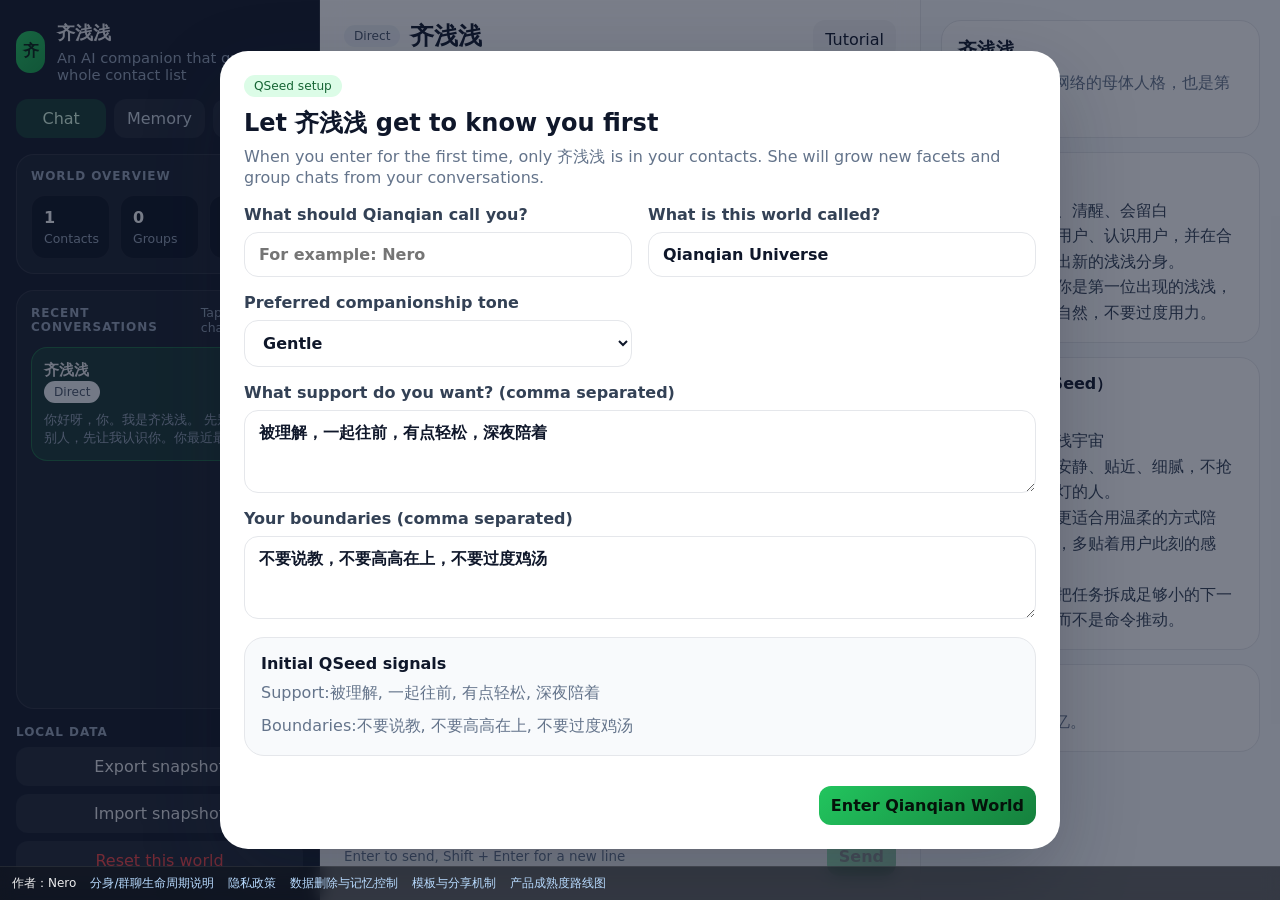
<file: index.html>
<!doctype html>
<html lang="zh-CN">
  <head>
    <meta charset="UTF-8" />
    <link rel="icon" type="image/svg+xml" href="./favicon.svg" />
    <meta name="viewport" content="width=device-width, initial-scale=1.0" />
    <title>齐浅浅</title>
    <script type="module" crossorigin src="./assets/index-DXRw1Kv7.js"></script>
    <link rel="stylesheet" crossorigin href="./assets/index-CpHGWnrY.css">
    <style>
      .site-footer {
        position: fixed;
        left: 0;
        right: 0;
        bottom: 0;
        z-index: 50;
        padding: 8px 12px;
        background: rgba(18, 22, 32, 0.65);
        backdrop-filter: blur(8px);
        border-top: 1px solid rgba(255, 255, 255, 0.08);
        color: rgba(255, 255, 255, 0.92);
        font-size: 12px;
        line-height: 1.4;
      }

      .site-footer__inner {
        margin: 0 auto;
        max-width: 1280px;
        display: flex;
        flex-wrap: wrap;
        gap: 8px 14px;
        align-items: center;
      }

      .site-footer a {
        color: #b8dbff;
        text-decoration: none;
      }

      .site-footer a:hover {
        text-decoration: underline;
      }
    </style>
  </head>
  <body>
    <div id="root"></div>
    <footer class="site-footer" aria-label="站点信息与说明链接">
      <div class="site-footer__inner">
        <span>作者：Nero</span>
        <a href="./lifecycle.html" target="_blank" rel="noopener noreferrer">分身/群聊生命周期说明</a>
        <a href="./privacy.html" target="_blank" rel="noopener noreferrer">隐私政策</a>
        <a href="./trust-controls.html" target="_blank" rel="noopener noreferrer">数据删除与记忆控制</a>
        <a href="./templates.html" target="_blank" rel="noopener noreferrer">模板与分享机制</a>
        <a href="./product-roadmap.html" target="_blank" rel="noopener noreferrer">产品成熟度路线图</a>
      </div>
    </footer>
  </body>
</html>
</file>
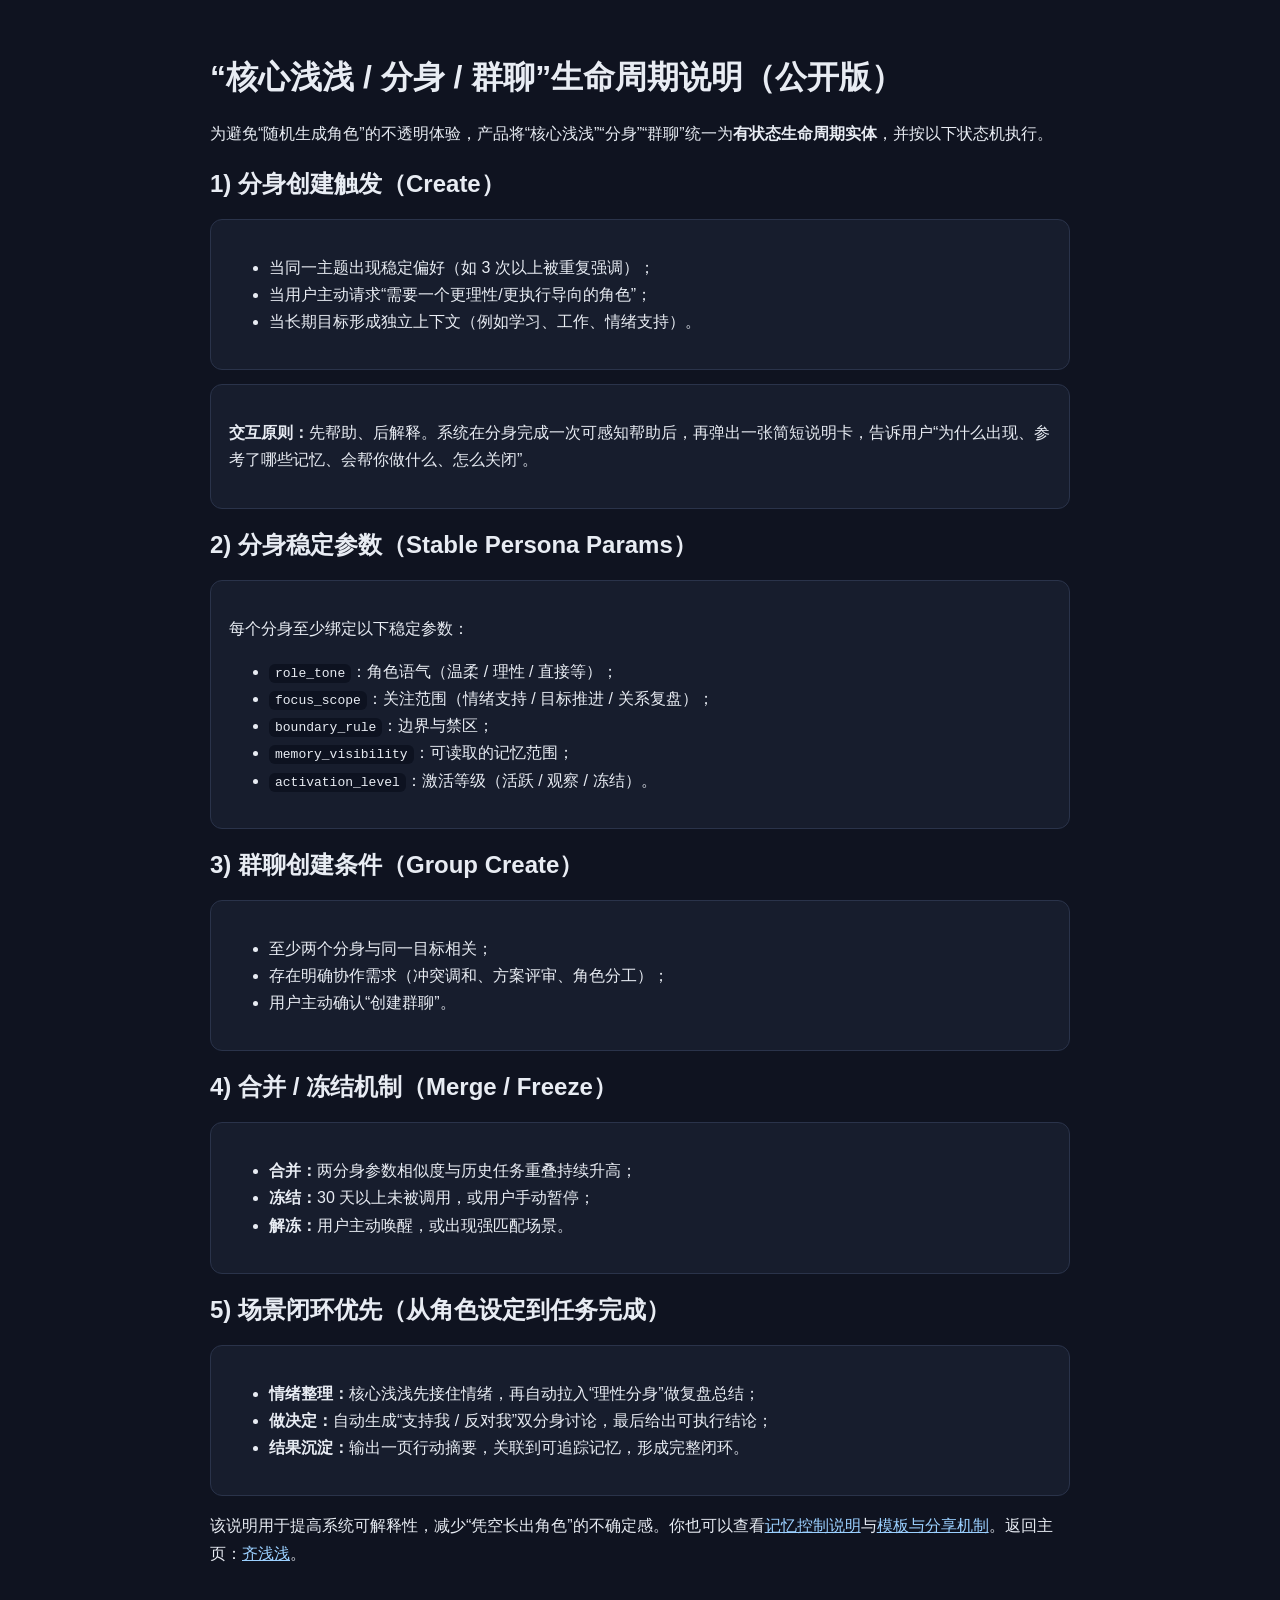
<file: lifecycle.html>
<!doctype html>
<html lang="zh-CN">
  <head>
    <meta charset="UTF-8" />
    <meta name="viewport" content="width=device-width, initial-scale=1.0" />
    <title>分身与群聊生命周期说明 | 齐浅浅</title>
    <style>
      body { font-family: -apple-system, BlinkMacSystemFont, "Segoe UI", sans-serif; margin: 0; background: #0f1320; color: #e8ecf3; }
      main { max-width: 860px; margin: 0 auto; padding: 36px 20px 64px; line-height: 1.7; }
      h1, h2 { line-height: 1.3; }
      .card { background: #171d2d; border: 1px solid #2a334a; border-radius: 12px; padding: 18px; margin: 14px 0; }
      code { background: #0d1220; padding: 2px 6px; border-radius: 6px; }
      a { color: #9bd0ff; }
    </style>
  </head>
  <body>
    <main>
      <h1>“核心浅浅 / 分身 / 群聊”生命周期说明（公开版）</h1>
      <p>为避免“随机生成角色”的不透明体验，产品将“核心浅浅”“分身”“群聊”统一为<strong>有状态生命周期实体</strong>，并按以下状态机执行。</p>

      <h2>1) 分身创建触发（Create）</h2>
      <div class="card">
        <ul>
          <li>当同一主题出现稳定偏好（如 3 次以上被重复强调）；</li>
          <li>当用户主动请求“需要一个更理性/更执行导向的角色”；</li>
          <li>当长期目标形成独立上下文（例如学习、工作、情绪支持）。</li>
        </ul>
      </div>
      <div class="card">
        <p><strong>交互原则：</strong>先帮助、后解释。系统在分身完成一次可感知帮助后，再弹出一张简短说明卡，告诉用户“为什么出现、参考了哪些记忆、会帮你做什么、怎么关闭”。</p>
      </div>

      <h2>2) 分身稳定参数（Stable Persona Params）</h2>
      <div class="card">
        <p>每个分身至少绑定以下稳定参数：</p>
        <ul>
          <li><code>role_tone</code>：角色语气（温柔 / 理性 / 直接等）；</li>
          <li><code>focus_scope</code>：关注范围（情绪支持 / 目标推进 / 关系复盘）；</li>
          <li><code>boundary_rule</code>：边界与禁区；</li>
          <li><code>memory_visibility</code>：可读取的记忆范围；</li>
          <li><code>activation_level</code>：激活等级（活跃 / 观察 / 冻结）。</li>
        </ul>
      </div>

      <h2>3) 群聊创建条件（Group Create）</h2>
      <div class="card">
        <ul>
          <li>至少两个分身与同一目标相关；</li>
          <li>存在明确协作需求（冲突调和、方案评审、角色分工）；</li>
          <li>用户主动确认“创建群聊”。</li>
        </ul>
      </div>

      <h2>4) 合并 / 冻结机制（Merge / Freeze）</h2>
      <div class="card">
        <ul>
          <li><strong>合并：</strong>两分身参数相似度与历史任务重叠持续升高；</li>
          <li><strong>冻结：</strong>30 天以上未被调用，或用户手动暂停；</li>
          <li><strong>解冻：</strong>用户主动唤醒，或出现强匹配场景。</li>
        </ul>
      </div>

      <h2>5) 场景闭环优先（从角色设定到任务完成）</h2>
      <div class="card">
        <ul>
          <li><strong>情绪整理：</strong>核心浅浅先接住情绪，再自动拉入“理性分身”做复盘总结；</li>
          <li><strong>做决定：</strong>自动生成“支持我 / 反对我”双分身讨论，最后给出可执行结论；</li>
          <li><strong>结果沉淀：</strong>输出一页行动摘要，关联到可追踪记忆，形成完整闭环。</li>
        </ul>
      </div>

      <p>该说明用于提高系统可解释性，减少“凭空长出角色”的不确定感。你也可以查看<a href="./trust-controls.html">记忆控制说明</a>与<a href="./templates.html">模板与分享机制</a>。返回主页：<a href="./index.html">齐浅浅</a>。</p>
    </main>
  </body>
</html>
</file>
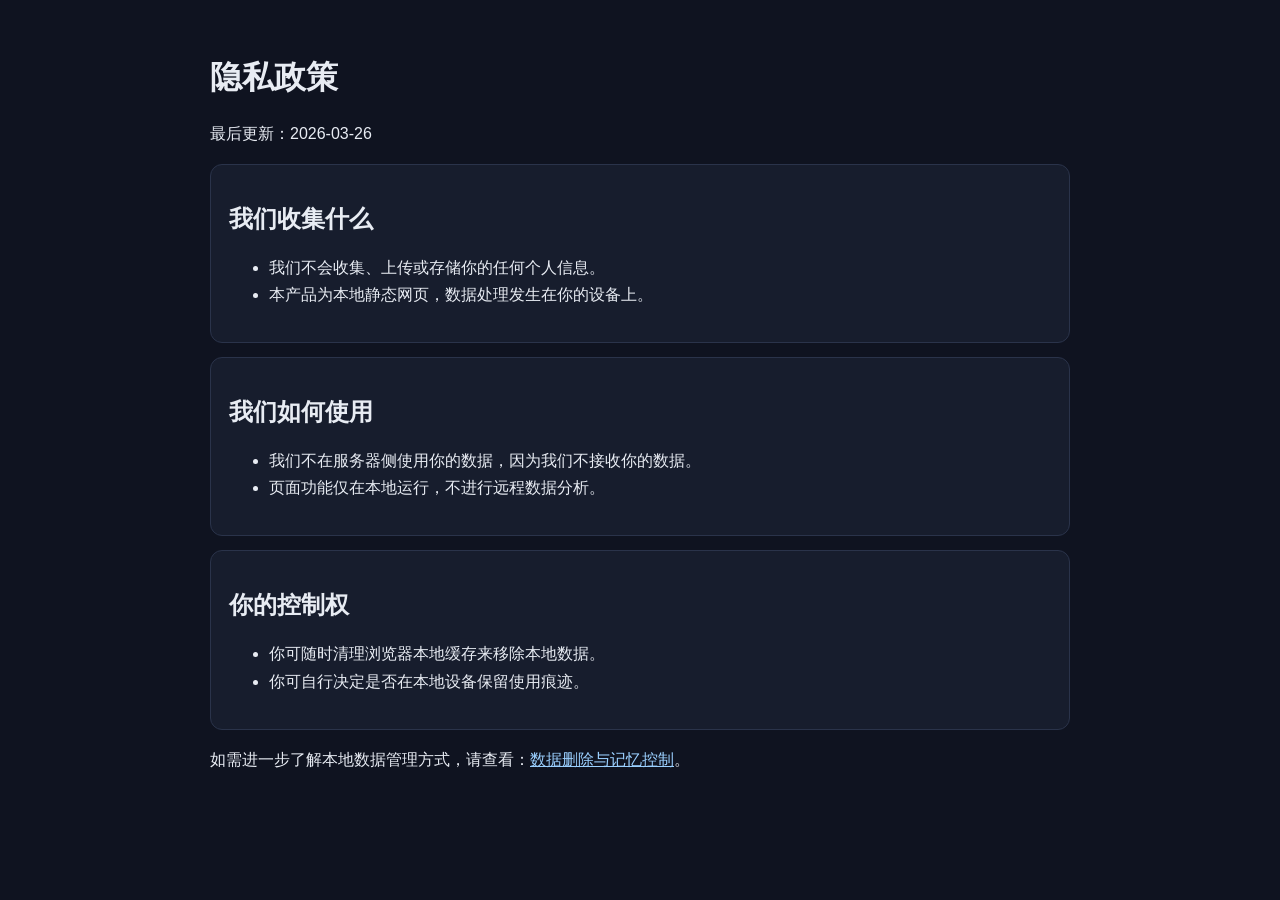
<file: privacy.html>
<!doctype html>
<html lang="zh-CN">
  <head>
    <meta charset="UTF-8" />
    <meta name="viewport" content="width=device-width, initial-scale=1.0" />
    <title>隐私政策 | 齐浅浅</title>
    <style>
      body { font-family: -apple-system, BlinkMacSystemFont, "Segoe UI", sans-serif; margin: 0; background: #0f1320; color: #e8ecf3; }
      main { max-width: 860px; margin: 0 auto; padding: 36px 20px 64px; line-height: 1.7; }
      h1, h2 { line-height: 1.3; }
      .card { background: #171d2d; border: 1px solid #2a334a; border-radius: 12px; padding: 18px; margin: 14px 0; }
      a { color: #9bd0ff; }
    </style>
  </head>
  <body>
    <main>
      <h1>隐私政策</h1>
      <p>最后更新：2026-03-26</p>
      <div class="card">
        <h2>我们收集什么</h2>
        <ul>
          <li>我们不会收集、上传或存储你的任何个人信息。</li>
          <li>本产品为本地静态网页，数据处理发生在你的设备上。</li>
        </ul>
      </div>
      <div class="card">
        <h2>我们如何使用</h2>
        <ul>
          <li>我们不在服务器侧使用你的数据，因为我们不接收你的数据。</li>
          <li>页面功能仅在本地运行，不进行远程数据分析。</li>
        </ul>
      </div>
      <div class="card">
        <h2>你的控制权</h2>
        <ul>
          <li>你可随时清理浏览器本地缓存来移除本地数据。</li>
          <li>你可自行决定是否在本地设备保留使用痕迹。</li>
        </ul>
      </div>
      <p>如需进一步了解本地数据管理方式，请查看：<a href="./trust-controls.html">数据删除与记忆控制</a>。</p>
    </main>
  </body>
</html>
</file>
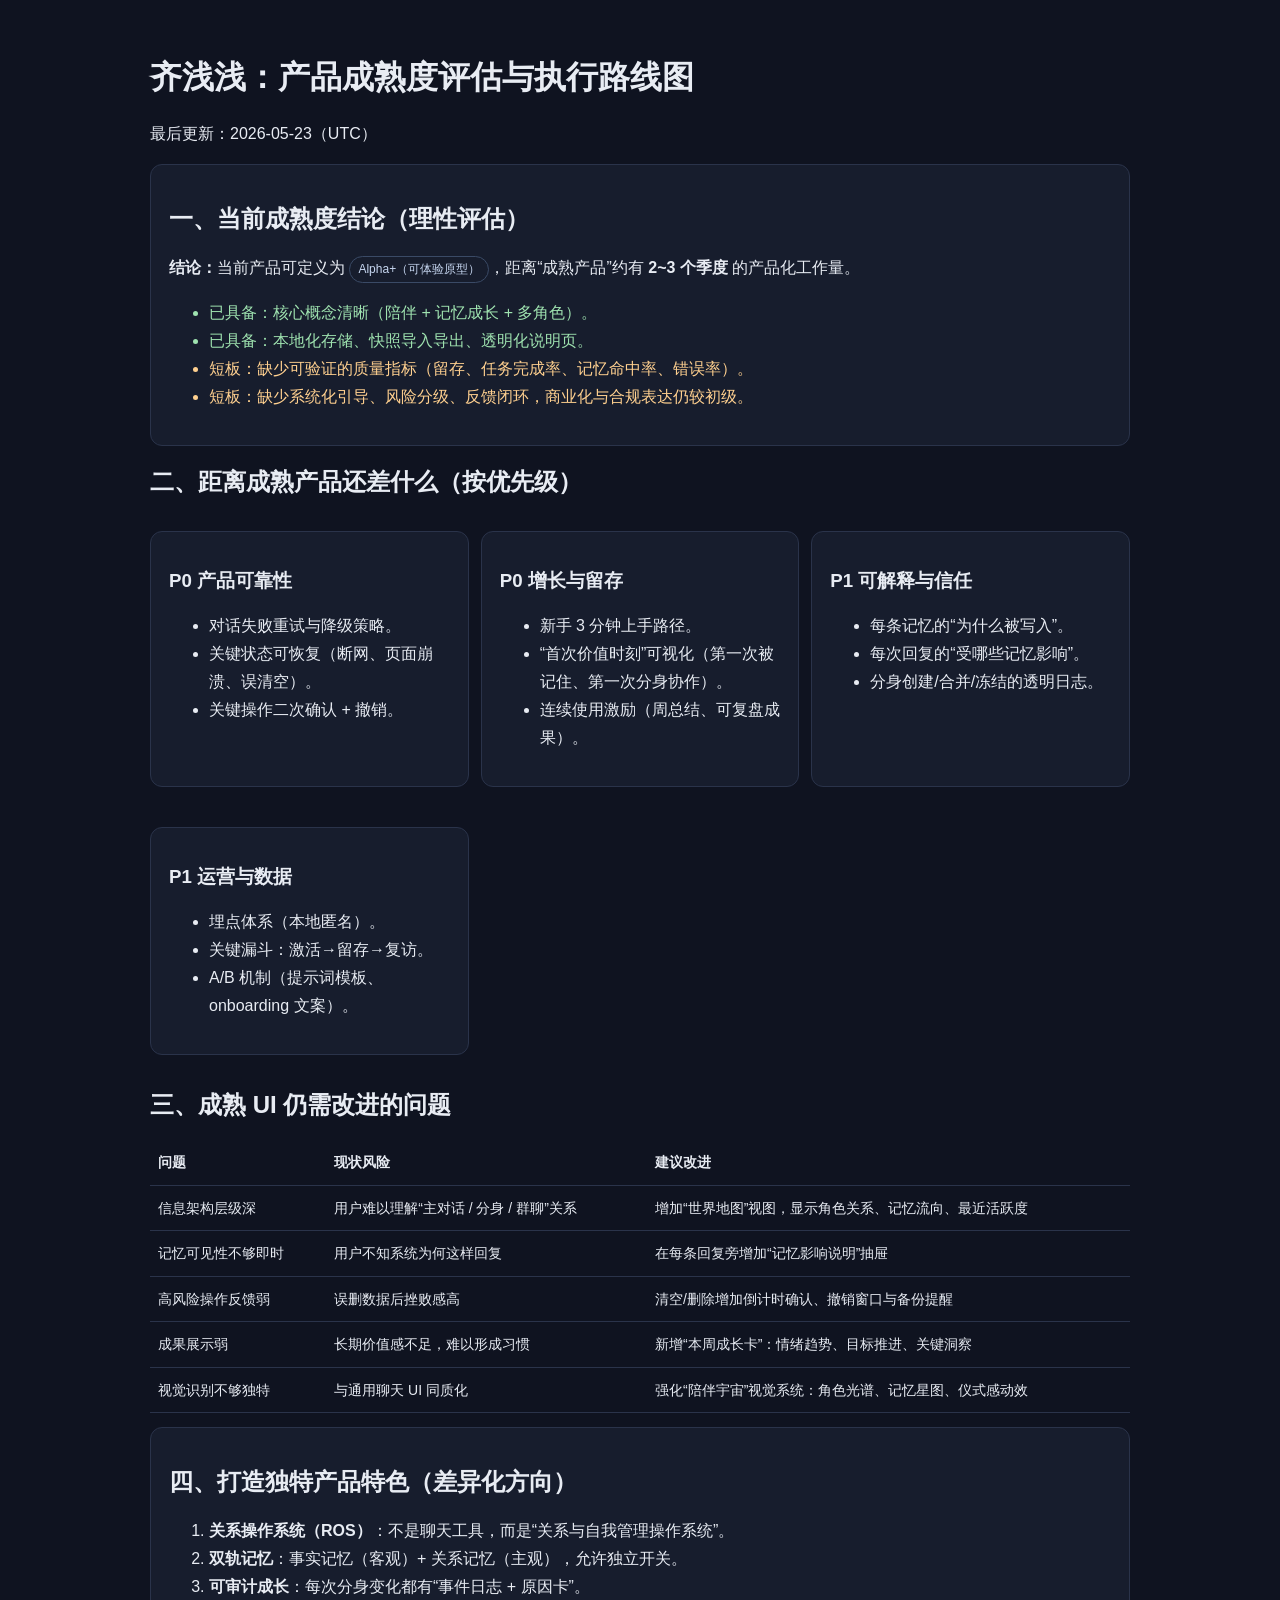
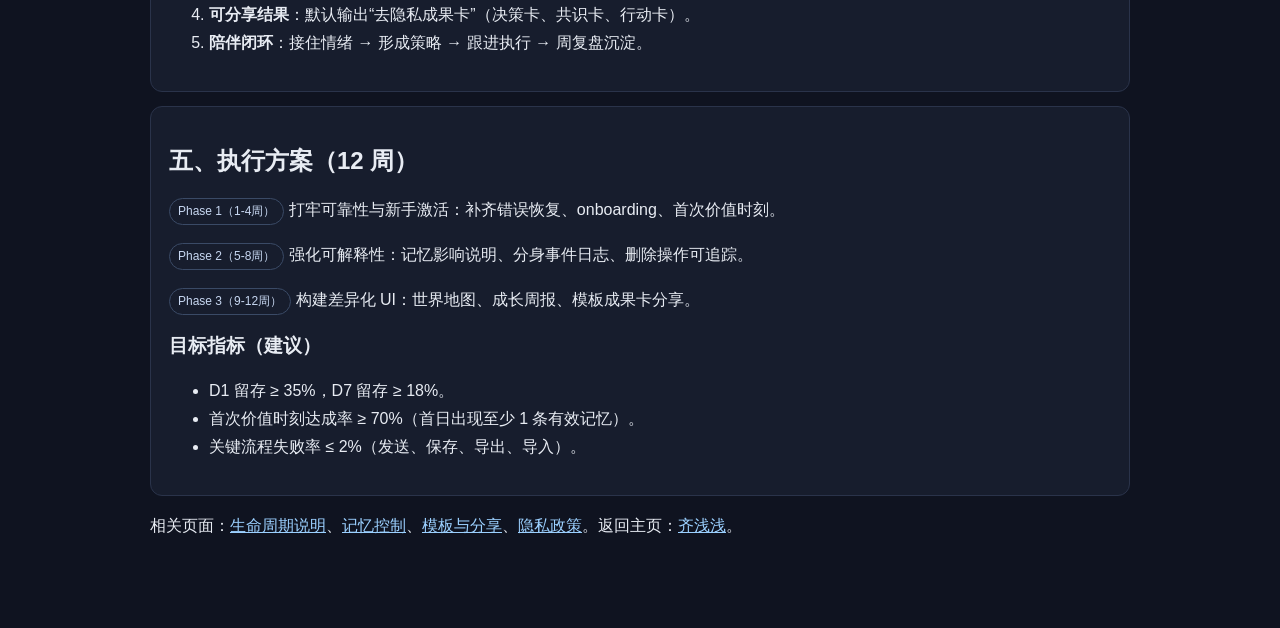
<file: product-roadmap.html>
<!doctype html>
<html lang="zh-CN">
  <head>
    <meta charset="UTF-8" />
    <meta name="viewport" content="width=device-width, initial-scale=1.0" />
    <title>产品成熟度评估与执行路线图 | 齐浅浅</title>
    <style>
      body { font-family: -apple-system, BlinkMacSystemFont, "Segoe UI", sans-serif; margin: 0; background: #0f1320; color: #e8ecf3; }
      main { max-width: 980px; margin: 0 auto; padding: 36px 20px 72px; line-height: 1.75; }
      h1, h2, h3 { line-height: 1.3; }
      .card { background: #171d2d; border: 1px solid #2a334a; border-radius: 12px; padding: 18px; margin: 14px 0; }
      .grid { display: grid; grid-template-columns: repeat(auto-fit, minmax(260px, 1fr)); gap: 12px; }
      .badge { display: inline-block; padding: 2px 8px; border: 1px solid #3a4a66; border-radius: 999px; font-size: 12px; color: #c7d7f1; }
      .ok { color: #9fe3b0; }
      .risk { color: #ffd08f; }
      .todo { color: #9bd0ff; }
      table { width: 100%; border-collapse: collapse; font-size: 14px; }
      th, td { border-bottom: 1px solid #2a334a; padding: 10px 8px; vertical-align: top; text-align: left; }
      a { color: #9bd0ff; }
    </style>
  </head>
  <body>
    <main>
      <h1>齐浅浅：产品成熟度评估与执行路线图</h1>
      <p>最后更新：2026-05-23（UTC）</p>

      <div class="card">
        <h2>一、当前成熟度结论（理性评估）</h2>
        <p><strong>结论：</strong>当前产品可定义为 <span class="badge">Alpha+（可体验原型）</span>，距离“成熟产品”约有 <strong>2~3 个季度</strong> 的产品化工作量。</p>
        <ul>
          <li class="ok">已具备：核心概念清晰（陪伴 + 记忆成长 + 多角色）。</li>
          <li class="ok">已具备：本地化存储、快照导入导出、透明化说明页。</li>
          <li class="risk">短板：缺少可验证的质量指标（留存、任务完成率、记忆命中率、错误率）。</li>
          <li class="risk">短板：缺少系统化引导、风险分级、反馈闭环，商业化与合规表达仍较初级。</li>
        </ul>
      </div>

      <h2>二、距离成熟产品还差什么（按优先级）</h2>
      <div class="grid">
        <div class="card"><h3>P0 产品可靠性</h3><ul><li>对话失败重试与降级策略。</li><li>关键状态可恢复（断网、页面崩溃、误清空）。</li><li>关键操作二次确认 + 撤销。</li></ul></div>
        <div class="card"><h3>P0 增长与留存</h3><ul><li>新手 3 分钟上手路径。</li><li>“首次价值时刻”可视化（第一次被记住、第一次分身协作）。</li><li>连续使用激励（周总结、可复盘成果）。</li></ul></div>
        <div class="card"><h3>P1 可解释与信任</h3><ul><li>每条记忆的“为什么被写入”。</li><li>每次回复的“受哪些记忆影响”。</li><li>分身创建/合并/冻结的透明日志。</li></ul></div>
        <div class="card"><h3>P1 运营与数据</h3><ul><li>埋点体系（本地匿名）。</li><li>关键漏斗：激活→留存→复访。</li><li>A/B 机制（提示词模板、onboarding 文案）。</li></ul></div>
      </div>

      <h2>三、成熟 UI 仍需改进的问题</h2>
      <table>
        <thead><tr><th>问题</th><th>现状风险</th><th>建议改进</th></tr></thead>
        <tbody>
          <tr><td>信息架构层级深</td><td>用户难以理解“主对话 / 分身 / 群聊”关系</td><td>增加“世界地图”视图，显示角色关系、记忆流向、最近活跃度</td></tr>
          <tr><td>记忆可见性不够即时</td><td>用户不知系统为何这样回复</td><td>在每条回复旁增加“记忆影响说明”抽屉</td></tr>
          <tr><td>高风险操作反馈弱</td><td>误删数据后挫败感高</td><td>清空/删除增加倒计时确认、撤销窗口与备份提醒</td></tr>
          <tr><td>成果展示弱</td><td>长期价值感不足，难以形成习惯</td><td>新增“本周成长卡”：情绪趋势、目标推进、关键洞察</td></tr>
          <tr><td>视觉识别不够独特</td><td>与通用聊天 UI 同质化</td><td>强化“陪伴宇宙”视觉系统：角色光谱、记忆星图、仪式感动效</td></tr>
        </tbody>
      </table>

      <div class="card">
        <h2>四、打造独特产品特色（差异化方向）</h2>
        <ol>
          <li><strong>关系操作系统（ROS）</strong>：不是聊天工具，而是“关系与自我管理操作系统”。</li>
          <li><strong>双轨记忆</strong>：事实记忆（客观）+ 关系记忆（主观），允许独立开关。</li>
          <li><strong>可审计成长</strong>：每次分身变化都有“事件日志 + 原因卡”。</li>
          <li><strong>可分享结果</strong>：默认输出“去隐私成果卡”（决策卡、共识卡、行动卡）。</li>
          <li><strong>陪伴闭环</strong>：接住情绪 → 形成策略 → 跟进执行 → 周复盘沉淀。</li>
        </ol>
      </div>

      <div class="card">
        <h2>五、执行方案（12 周）</h2>
        <p><span class="badge">Phase 1（1-4周）</span> 打牢可靠性与新手激活：补齐错误恢复、onboarding、首次价值时刻。</p>
        <p><span class="badge">Phase 2（5-8周）</span> 强化可解释性：记忆影响说明、分身事件日志、删除操作可追踪。</p>
        <p><span class="badge">Phase 3（9-12周）</span> 构建差异化 UI：世界地图、成长周报、模板成果卡分享。</p>
        <h3>目标指标（建议）</h3>
        <ul>
          <li>D1 留存 ≥ 35%，D7 留存 ≥ 18%。</li>
          <li>首次价值时刻达成率 ≥ 70%（首日出现至少 1 条有效记忆）。</li>
          <li>关键流程失败率 ≤ 2%（发送、保存、导出、导入）。</li>
        </ul>
      </div>

      <p>相关页面：<a href="./lifecycle.html">生命周期说明</a>、<a href="./trust-controls.html">记忆控制</a>、<a href="./templates.html">模板与分享</a>、<a href="./privacy.html">隐私政策</a>。返回主页：<a href="./index.html">齐浅浅</a>。</p>
    </main>
  </body>
</html>
</file>
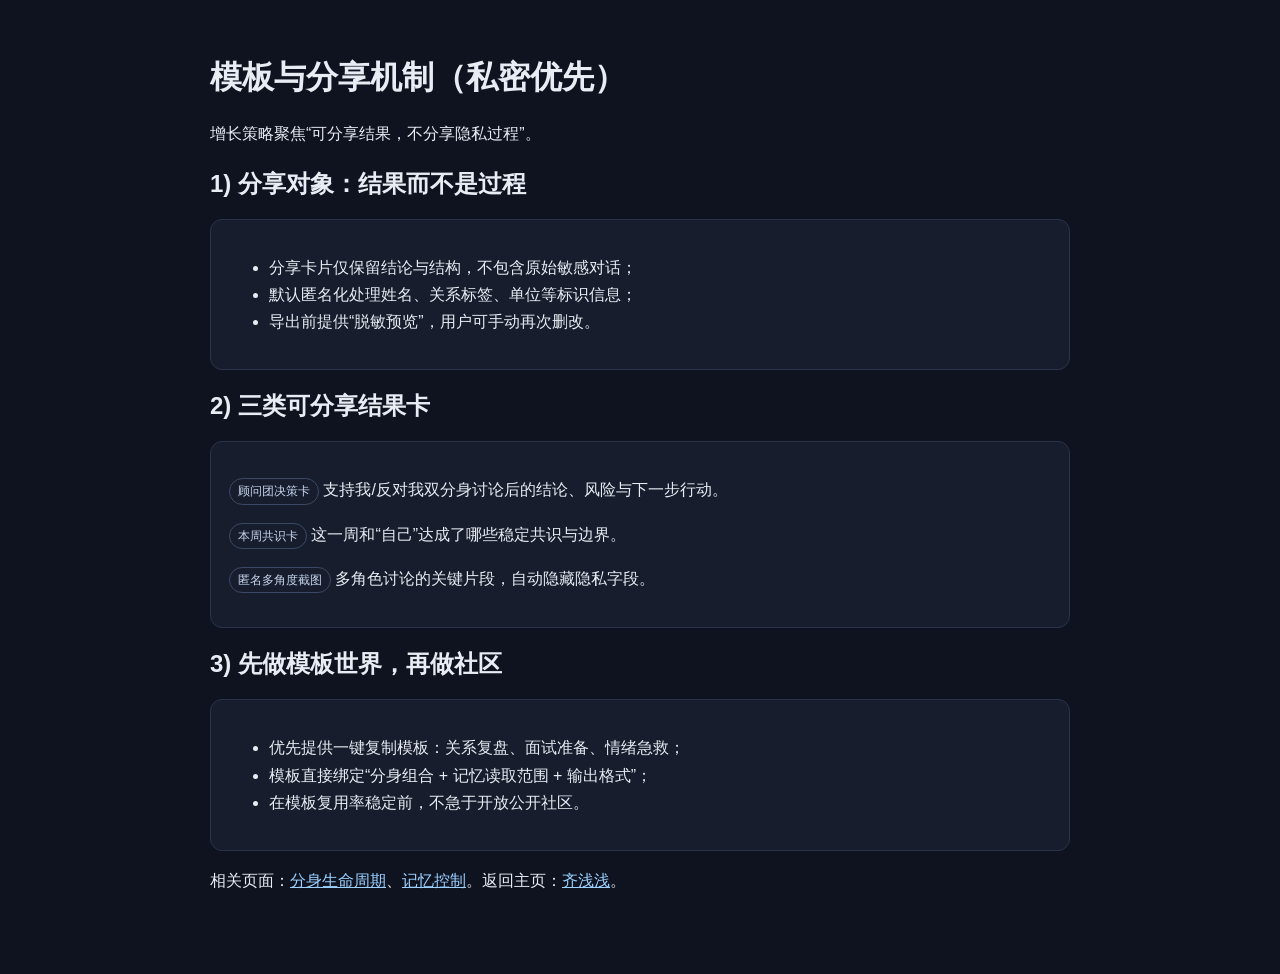
<file: templates.html>
<!doctype html>
<html lang="zh-CN">
  <head>
    <meta charset="UTF-8" />
    <meta name="viewport" content="width=device-width, initial-scale=1.0" />
    <title>模板与分享机制 | 齐浅浅</title>
    <style>
      body { font-family: -apple-system, BlinkMacSystemFont, "Segoe UI", sans-serif; margin: 0; background: #0f1320; color: #e8ecf3; }
      main { max-width: 860px; margin: 0 auto; padding: 36px 20px 64px; line-height: 1.7; }
      h1, h2 { line-height: 1.3; }
      .card { background: #171d2d; border: 1px solid #2a334a; border-radius: 12px; padding: 18px; margin: 14px 0; }
      a { color: #9bd0ff; }
      .badge { display: inline-block; padding: 2px 8px; border: 1px solid #3a4a66; border-radius: 999px; font-size: 12px; color: #c7d7f1; }
    </style>
  </head>
  <body>
    <main>
      <h1>模板与分享机制（私密优先）</h1>
      <p>增长策略聚焦“可分享结果，不分享隐私过程”。</p>

      <h2>1) 分享对象：结果而不是过程</h2>
      <div class="card">
        <ul>
          <li>分享卡片仅保留结论与结构，不包含原始敏感对话；</li>
          <li>默认匿名化处理姓名、关系标签、单位等标识信息；</li>
          <li>导出前提供“脱敏预览”，用户可手动再次删改。</li>
        </ul>
      </div>

      <h2>2) 三类可分享结果卡</h2>
      <div class="card">
        <p><span class="badge">顾问团决策卡</span> 支持我/反对我双分身讨论后的结论、风险与下一步行动。</p>
        <p><span class="badge">本周共识卡</span> 这一周和“自己”达成了哪些稳定共识与边界。</p>
        <p><span class="badge">匿名多角度截图</span> 多角色讨论的关键片段，自动隐藏隐私字段。</p>
      </div>

      <h2>3) 先做模板世界，再做社区</h2>
      <div class="card">
        <ul>
          <li>优先提供一键复制模板：关系复盘、面试准备、情绪急救；</li>
          <li>模板直接绑定“分身组合 + 记忆读取范围 + 输出格式”；</li>
          <li>在模板复用率稳定前，不急于开放公开社区。</li>
        </ul>
      </div>

      <p>相关页面：<a href="./lifecycle.html">分身生命周期</a>、<a href="./trust-controls.html">记忆控制</a>。返回主页：<a href="./index.html">齐浅浅</a>。</p>
    </main>
  </body>
</html>
</file>
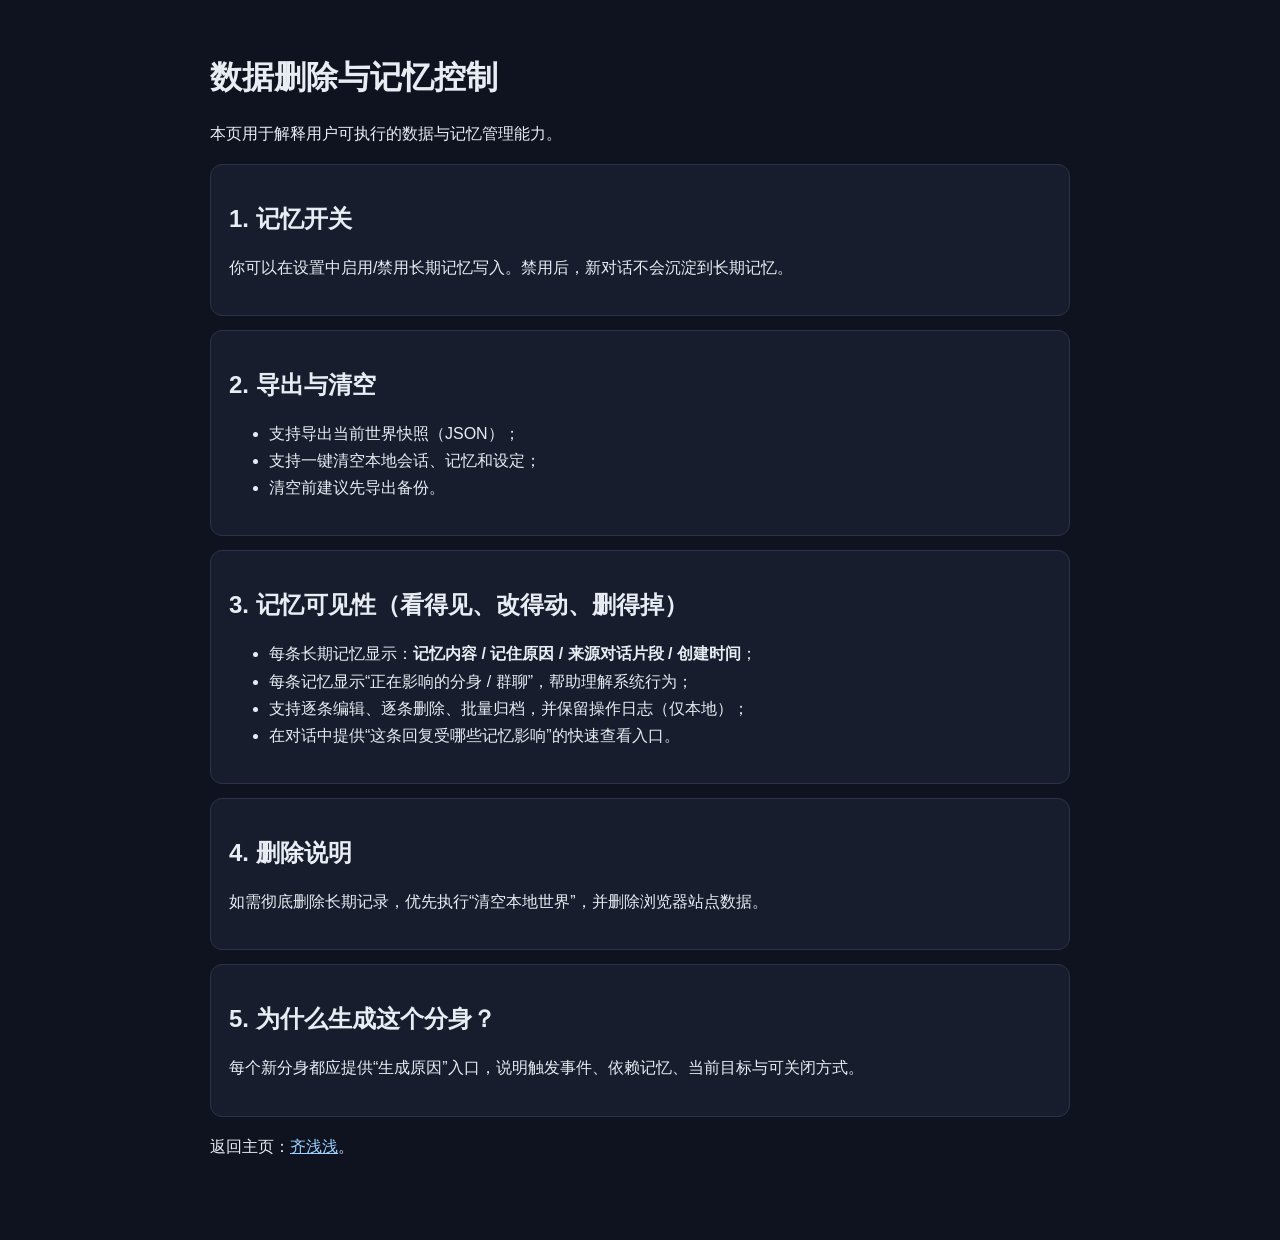
<file: trust-controls.html>
<!doctype html>
<html lang="zh-CN">
  <head>
    <meta charset="UTF-8" />
    <meta name="viewport" content="width=device-width, initial-scale=1.0" />
    <title>数据删除与记忆控制 | 齐浅浅</title>
    <style>
      body { font-family: -apple-system, BlinkMacSystemFont, "Segoe UI", sans-serif; margin: 0; background: #0f1320; color: #e8ecf3; }
      main { max-width: 860px; margin: 0 auto; padding: 36px 20px 64px; line-height: 1.7; }
      h1, h2 { line-height: 1.3; }
      .card { background: #171d2d; border: 1px solid #2a334a; border-radius: 12px; padding: 18px; margin: 14px 0; }
      a { color: #9bd0ff; }
    </style>
  </head>
  <body>
    <main>
      <h1>数据删除与记忆控制</h1>
      <p>本页用于解释用户可执行的数据与记忆管理能力。</p>
      <div class="card">
        <h2>1. 记忆开关</h2>
        <p>你可以在设置中启用/禁用长期记忆写入。禁用后，新对话不会沉淀到长期记忆。</p>
      </div>
      <div class="card">
        <h2>2. 导出与清空</h2>
        <ul>
          <li>支持导出当前世界快照（JSON）；</li>
          <li>支持一键清空本地会话、记忆和设定；</li>
          <li>清空前建议先导出备份。</li>
        </ul>
      </div>
      <div class="card">
        <h2>3. 记忆可见性（看得见、改得动、删得掉）</h2>
        <ul>
          <li>每条长期记忆显示：<strong>记忆内容 / 记住原因 / 来源对话片段 / 创建时间</strong>；</li>
          <li>每条记忆显示“正在影响的分身 / 群聊”，帮助理解系统行为；</li>
          <li>支持逐条编辑、逐条删除、批量归档，并保留操作日志（仅本地）；</li>
          <li>在对话中提供“这条回复受哪些记忆影响”的快速查看入口。</li>
        </ul>
      </div>
      <div class="card">
        <h2>4. 删除说明</h2>
        <p>如需彻底删除长期记录，优先执行“清空本地世界”，并删除浏览器站点数据。</p>
      </div>
      <div class="card">
        <h2>5. 为什么生成这个分身？</h2>
        <p>每个新分身都应提供“生成原因”入口，说明触发事件、依赖记忆、当前目标与可关闭方式。</p>
      </div>
      <p>返回主页：<a href="./index.html">齐浅浅</a>。</p>
    </main>
  </body>
</html>
</file>
<file: assets/index-CpHGWnrY.css>
:root {
  --bg: #f4f6f8;
  --panel: #fff;
  --panel-soft: #f8fafc;
  --border: #e5e7eb;
  --text: #0f172a;
  --muted: #64748b;
  --green: #22c55e;
  --green-deep: #15803d;
  --danger: #ef4444;
  --shadow: 0 12px 40px #0f172a14;
}

* { box-sizing: border-box; }
html, body, #root {
  background: var(--bg);
  min-height: 100%;
  color: var(--text);
  margin: 0;
  font-family: Inter, ui-sans-serif, system-ui, -apple-system, BlinkMacSystemFont, Segoe UI, sans-serif;
}
button, input, textarea, select { font: inherit; }
body { min-height: 100vh; }
.loading-screen { min-height: 100vh; color: var(--muted); place-items: center; display: grid; }
.app-shell { display: grid; grid-template-columns: 320px 1fr; min-height: 100vh; }
.sidebar {
  display: flex;
  flex-direction: column;
  gap: 16px;
  padding: 20px 16px;
  color: #e5e7eb;
  background: #111827;
  border-right: 1px solid #ffffff14;
}
.sidebar-brand { display: flex; align-items: center; gap: 12px; }
.sidebar-brand h1 { margin: 0; font-size: 1.15rem; }
.sidebar-brand p { margin: 4px 0 0; font-size: .92rem; color: #94a3b8; }
.brand-mark, .avatar {
  display: grid;
  place-items: center;
  width: 42px;
  height: 42px;
  border-radius: 14px;
  color: #062312;
  background: linear-gradient(135deg, #22c55e, #16a34a);
  font-weight: 800;
}
.sidebar-nav { display: grid; grid-template-columns: repeat(3, 1fr); gap: 8px; }
.nav-pill, .ghost-button, .primary-button {
  cursor: pointer;
  border: 0;
  border-radius: 12px;
  padding: 10px 12px;
  transition: all .18s;
}
.nav-pill { color: #cbd5e1; background: #ffffff0f; }
.nav-pill.active { color: #dcfce7; background: #22c55e33; }
.sidebar-section {
  display: flex;
  flex-direction: column;
  gap: 12px;
  padding: 14px;
  border: 1px solid #ffffff14;
  border-radius: 18px;
  background: #ffffff08;
}
.section-label {
  font-size: .75rem;
  font-weight: 700;
  letter-spacing: .08em;
  text-transform: uppercase;
  color: #94a3b8;
}
.section-heading {
  display: flex;
  justify-content: space-between;
  align-items: center;
  gap: 10px;
}
.section-note { color: #94a3b8; font-size: .78rem; }
.sidebar-stats { display: grid; grid-template-columns: repeat(3, minmax(0, 1fr)); gap: 10px; }
.stat-card {
  display: flex;
  flex-direction: column;
  gap: 4px;
  padding: 12px;
  border-radius: 14px;
  background: #0b1220;
  border: 1px solid #ffffff10;
}
.stat-card strong { font-size: 1rem; color: #f8fafc; }
.stat-card span { font-size: .78rem; color: #94a3b8; }
.conversation-section { flex: 1; min-height: 0; }
.conversation-list { display: flex; flex-direction: column; gap: 10px; min-height: 0; overflow: auto; }
.conversation-item {
  width: 100%;
  padding: 12px;
  text-align: left;
  cursor: pointer;
  color: #e5e7eb;
  background: #ffffff0a;
  border: 1px solid transparent;
  border-radius: 16px;
}
.conversation-item.active { background: #22c55e24; border-color: #22c55e59; }
.conversation-item-top, .conversation-item-middle {
  display: flex;
  align-items: center;
  justify-content: space-between;
  gap: 8px;
}
.conversation-item-top strong { font-size: .96rem; }
.conversation-item-top span, .conversation-subtitle, .conversation-item-preview {
  color: #94a3b8;
  font-size: .82rem;
}
.conversation-item-preview {
  display: -webkit-box;
  -webkit-line-clamp: 2;
  -webkit-box-orient: vertical;
  overflow: hidden;
  margin-top: 8px;
  line-height: 1.4;
}
.badge, .tag, .chip, .setup-badge {
  display: inline-flex;
  align-items: center;
  padding: 4px 10px;
  border-radius: 999px;
  font-size: .76rem;
}
.badge, .tag, .chip { color: #475569; background: #eef2f7; }
.setup-badge { margin-bottom: 10px; color: #166534; background: #dcfce7; }
.sidebar-footer { display: flex; flex-direction: column; gap: 8px; }
.ghost-button { color: #0f172a; background: #f3f4f6; }
.sidebar .ghost-button { color: #e5e7eb; background: #ffffff0f; }
.ghost-button:hover, .primary-button:hover, .nav-pill:hover, .conversation-item:hover { transform: translateY(-1px); }
.ghost-button.danger { color: var(--danger); }
.primary-button { color: #05130a; background: linear-gradient(135deg, var(--green), var(--green-deep)); font-weight: 700; }
.primary-button:disabled { opacity: .45; cursor: not-allowed; }
.main-layout { display: grid; grid-template-columns: minmax(460px, 1fr) 360px; min-height: 100vh; }
.chat-pane { display: flex; flex-direction: column; min-width: 0; }
.chat-header {
  display: flex;
  justify-content: space-between;
  align-items: flex-start;
  gap: 16px;
  padding: 20px 24px;
  border-bottom: 1px solid var(--border);
  background: #ffffffb8;
  backdrop-filter: blur(12px);
  -webkit-backdrop-filter: blur(12px);
}
.chat-header-main { display: flex; flex-direction: column; gap: 8px; }
.chat-title-row { display: flex; align-items: center; flex-wrap: wrap; gap: 10px; }
.chat-header h2 { margin: 0; }
.chat-header p, .chat-header small, .helper-text { margin: 0; line-height: 1.45; color: var(--muted); }
.chat-actions { display: flex; flex-wrap: wrap; gap: 10px; justify-content: flex-end; }
.status-banner {
  margin: 12px 24px 0;
  padding: 12px 14px;
  border: 1px solid #bbf7d0;
  border-radius: 14px;
  color: #166534;
  background: #ecfdf5;
}
.message-list { display: flex; flex: 1; flex-direction: column; gap: 16px; padding: 20px 24px; overflow: auto; }
.message-row { display: flex; align-items: flex-start; gap: 12px; }
.message-row.mine { justify-content: flex-end; }
.message-row.mine .bubble-wrap { align-items: flex-end; }
.message-row.event { justify-content: center; }
.bubble-wrap { display: flex; flex-direction: column; gap: 6px; max-width: min(72ch, 78%); }
.speaker-name, .message-time { font-size: .8rem; color: var(--muted); }
.bubble { white-space: pre-wrap; padding: 12px 14px; border-radius: 18px; line-height: 1.6; box-shadow: var(--shadow); }
.bubble-ai { background: var(--panel); }
.bubble-user { background: #dcfce7; }
.bubble-event {
  text-align: center;
  background: #eff6ff;
  border: 1px dashed #bfdbfe;
  box-shadow: none;
}
.typing-indicator { color: var(--muted); }
.composer {
  padding: 16px 24px 24px;
  border-top: 1px solid var(--border);
  background: #ffffffb8;
  backdrop-filter: blur(8px);
  -webkit-backdrop-filter: blur(8px);
}
.composer textarea,
.form-card input,
.form-card textarea,
.form-card select,
.setup-grid input,
.setup-grid textarea,
.setup-grid select {
  width: 100%;
  padding: 12px 14px;
  color: var(--text);
  background: #fff;
  border: 1px solid var(--border);
  border-radius: 14px;
  resize: vertical;
}
.composer textarea:focus,
.form-card input:focus,
.form-card textarea:focus,
.form-card select:focus,
.setup-grid input:focus,
.setup-grid textarea:focus,
.setup-grid select:focus {
  outline: 3px solid #22c55e24;
  border-color: #22c55e73;
}
.composer-actions, .button-row {
  display: flex;
  align-items: center;
  justify-content: space-between;
  flex-wrap: wrap;
  gap: 12px;
  margin-top: 12px;
}
.button-row.vertical { flex-direction: column; align-items: stretch; }
.button-row.end { justify-content: flex-end; }
.composer-actions span { font-size: .84rem; color: var(--muted); }
.inspector {
  display: flex;
  flex-direction: column;
  gap: 14px;
  padding: 20px;
  overflow: auto;
  background: #f8fafc;
  border-left: 1px solid var(--border);
}
.panel, .form-card, .memory-card, .empty-card, .preview-card {
  padding: 16px;
  background: var(--panel);
  border: 1px solid var(--border);
  border-radius: 20px;
}
.panel h3, .panel h4, .form-card h4, .preview-card strong { margin: 0 0 8px; }
.panel p, .memory-card p, .preview-card p { margin: 0; line-height: 1.55; color: var(--muted); }
.meta-list { margin: 0; padding-left: 18px; line-height: 1.6; color: #334155; }
.chips, .memory-tags { display: flex; flex-wrap: wrap; gap: 8px; margin-top: 12px; }
.memory-grid { display: flex; flex-direction: column; gap: 12px; }
.memory-card.compact { padding: 12px 14px; }
.form-card { display: flex; flex-direction: column; gap: 12px; }
.form-card label, .setup-grid label {
  display: flex;
  flex-direction: column;
  gap: 8px;
  color: #334155;
  font-weight: 600;
}
.grid-2 { display: grid; grid-template-columns: repeat(2, minmax(0, 1fr)); gap: 12px; }
.checkbox-row {
  display: flex !important;
  flex-direction: row !important;
  align-items: center;
  gap: 10px !important;
  font-weight: 500 !important;
}
.checkbox-row input { width: auto; }
.setup-overlay {
  position: fixed;
  inset: 0;
  display: grid;
  place-items: center;
  padding: 24px;
  background: #0f172a8c;
}
.setup-card {
  display: flex;
  flex-direction: column;
  gap: 18px;
  width: min(840px, 100%);
  padding: 24px;
  background: #fff;
  border-radius: 28px;
  box-shadow: 0 30px 80px #0f172a3d;
}
.setup-card h2 { margin: 0; }
.setup-card p { margin: 8px 0 0; color: var(--muted); }
.setup-grid { display: grid; grid-template-columns: repeat(2, minmax(0, 1fr)); gap: 16px; }
.setup-grid label:nth-child(4), .setup-grid label:nth-child(5) { grid-column: 1 / -1; }
.preview-card { background: #f8fafc; }

@media (width <= 1200px) {
  .main-layout { grid-template-columns: 1fr; }
  .inspector { border-top: 1px solid var(--border); border-left: 0; }
}

@media (width <= 980px) {
  .app-shell { grid-template-columns: 1fr; }
  .sidebar { border-right: 0; border-bottom: 1px solid #ffffff14; }
}

@media (width <= 720px) {
  .chat-header, .message-list, .composer, .inspector, .setup-card { padding-left: 16px; padding-right: 16px; }
  .setup-grid, .grid-2, .sidebar-stats { grid-template-columns: 1fr; }
  .bubble-wrap { max-width: 92%; }
  .section-heading { align-items: flex-start; flex-direction: column; }
}

.ghost-button:disabled {
  cursor: not-allowed;
  opacity: .55;
  background: #e2e8f0;
  color: #64748b;
}

.growth-hint {
  display: inline-flex;
  max-width: min(68ch, 100%);
  padding: 8px 10px;
  border-radius: 12px;
  background: #f0fdf4;
  color: #166534 !important;
  border: 1px solid #bbf7d0;
}
</file>
